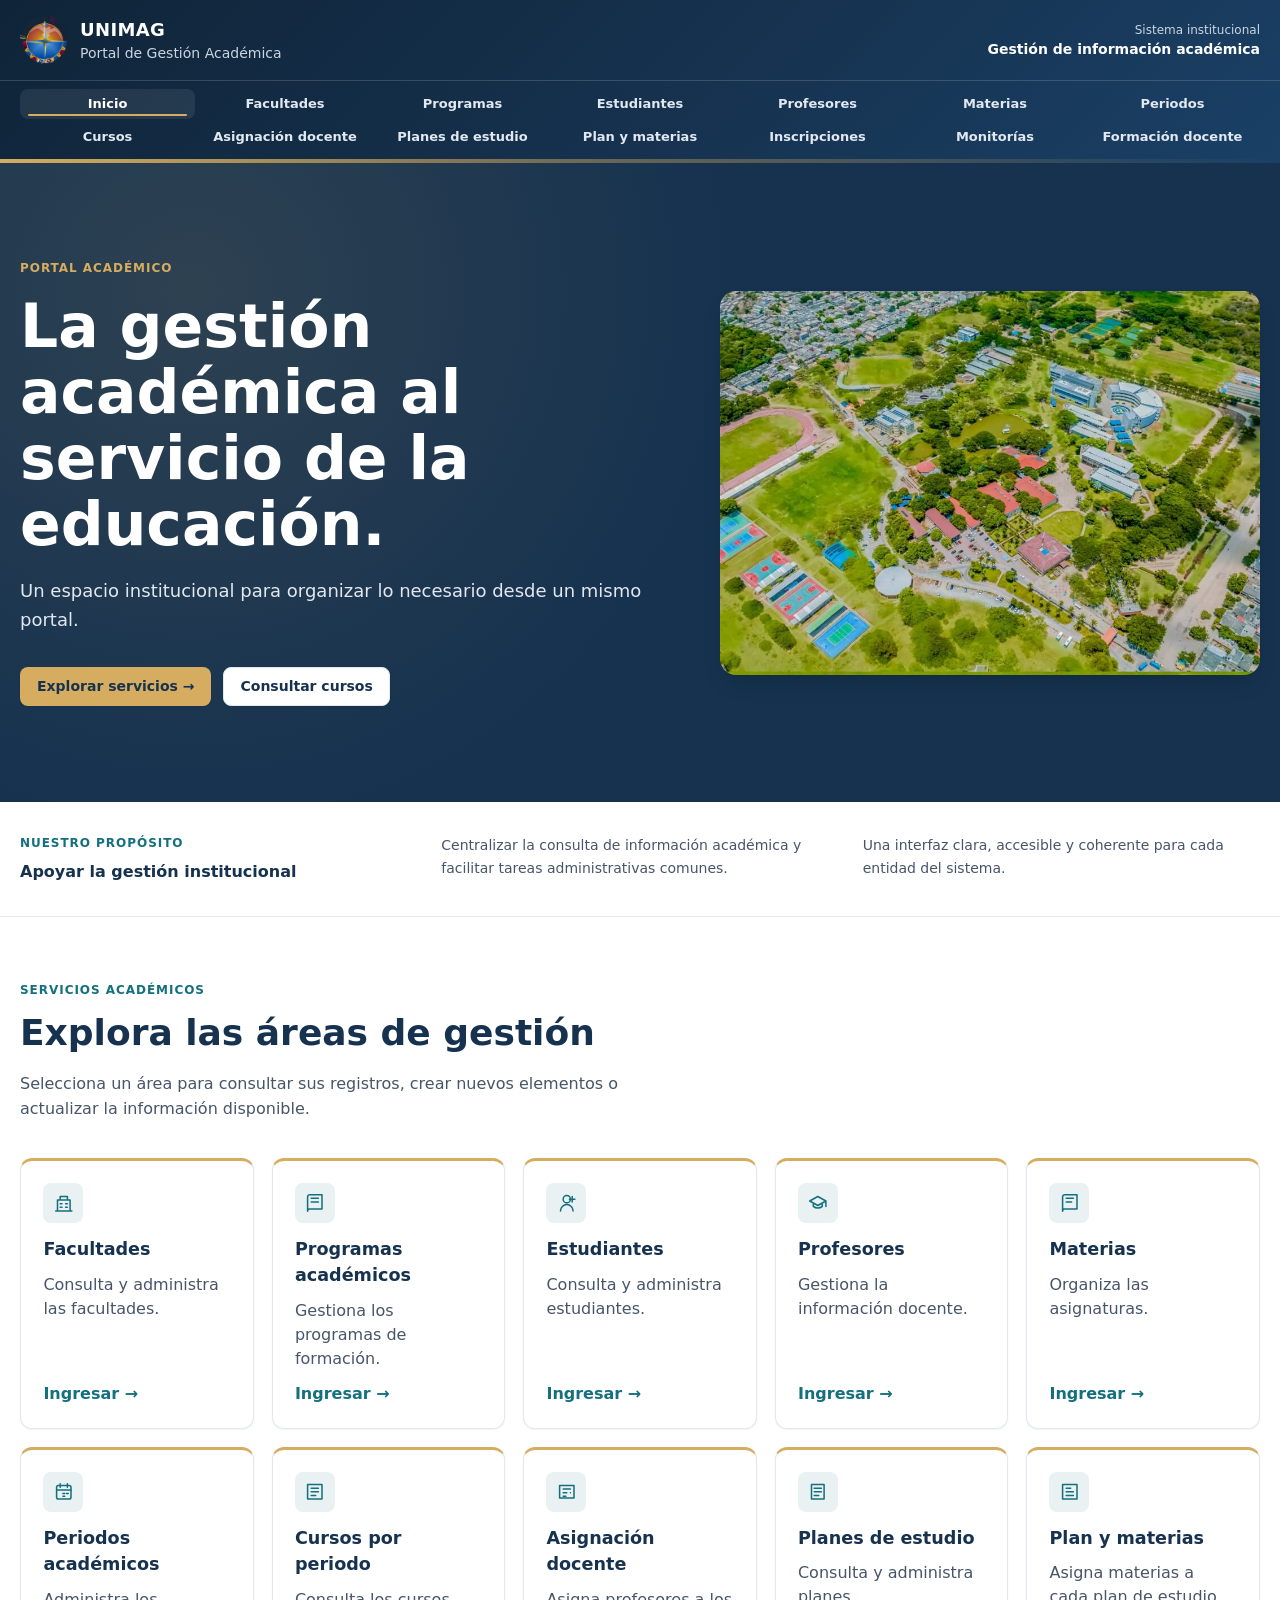
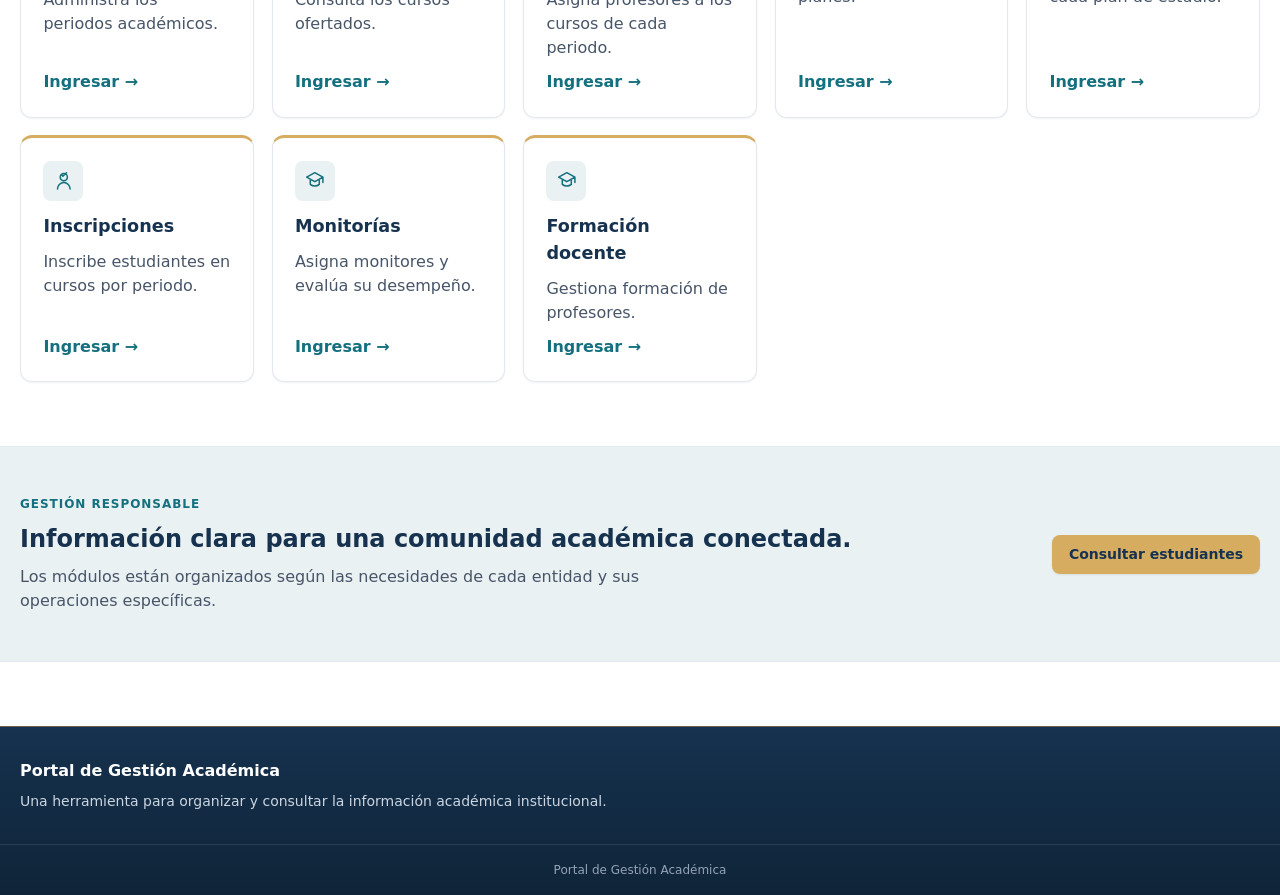
<file: web/index.html>
<!DOCTYPE html>
<html lang="es">
<head>
  <meta charset="UTF-8">
  <meta name="viewport" content="width=device-width, initial-scale=1.0">
  <meta name="description" content="Portal de gestión académica universitaria">
  <title>Inicio | Portal Académico</title>
  <link rel="icon" type="image/png" href="/assets/img/Escudo_unimag_sm.png">
  <link rel="stylesheet" href="assets/css/base.css">
  <link rel="stylesheet" href="assets/css/entidades.css">
  <link rel="stylesheet" href="assets/css/estructura.css">
  <link rel="stylesheet" href="assets/css/componentes.css">
  <link rel="stylesheet" href="assets/css/paginas/inicio.css">
  <link rel="stylesheet" href="assets/css/adaptacion-proyecto-java.css">
</head>
<body>
  <header class="cabecera">
    <div class="contenedor cabecera__contenido">
      <a class="marca" href="index.html">
        <img class="marca__escudo" src="assets/img/Escudo_unimag_sm.png" alt="Logo de la Universidad de Magdalena">
        <span>
          <span class="marca__nombre">UNIMAG</span>
          <span class="marca__lema">Portal de Gestión Académica</span>
        </span>
      </a>
      <div class="cabecera__institucional">
        <p class="cabecera__institucional-sistema">Sistema institucional</p>
        <p class="cabecera__institucional-titulo">Gestión de información académica</p>
      </div>
      <button id="boton-menu" type="button" class="boton-menu" aria-label="Abrir menú" aria-controls="navegacion-principal" aria-expanded="false">☰</button>
    </div>
    <nav id="navegacion-principal" class="contenedor navegacion">
        <div class="navegacion__fila">
          <a class="navegacion__enlace" href="index.html">Inicio</a>
          <a class="navegacion__enlace" href="facultad.html">Facultades</a>
          <a class="navegacion__enlace" href="programa.html">Programas</a>
          <a class="navegacion__enlace" href="estudiantes.html">Estudiantes</a>
          <a class="navegacion__enlace" href="profesor.html">Profesores</a>
          <a class="navegacion__enlace" href="materia.html">Materias</a>
          <a class="navegacion__enlace" href="periodoAcademico.html">Periodos</a>
        </div>
        <div class="navegacion__fila">
          <a class="navegacion__enlace" href="cursoPeriodo.html">Cursos</a>
          <a class="navegacion__enlace" href="cursoProfesor.html">Asignación docente</a>
          <a class="navegacion__enlace" href="planEstudio.html">Planes de estudio</a>
          <a class="navegacion__enlace" href="planMateria.html">Plan y materias</a>
          <a class="navegacion__enlace" href="inscripciones.html">Inscripciones</a>
          <a class="navegacion__enlace" href="monitorias.html">Monitorías</a>
          <a class="navegacion__enlace" href="formacionProfesor.html">Formación docente</a>
        </div>
      </nav>
    <div class="cabecera__filete"></div>
  </header>

  <main class="pagina">
    <section class="hero">
      <div class="contenedor hero__contenido">
        <div>
          <p class="hero__etiqueta">Portal académico</p>
          <h1 class="hero__titulo">La gestión académica al servicio de la educación.</h1>
          <p class="hero__texto">Un espacio institucional para organizar lo necesario desde un mismo portal.</p>
          <div class="hero__acciones">
            <a class="boton boton--dorado" href="#servicios">Explorar servicios →</a>
            <a class="boton boton--secundario" href="cursoPeriodo.html">Consultar cursos</a>
          </div>
        </div>
        <div>
          <img class="hero__imagen" src="assets/img/Campus_unimag_sm.png" alt="Edificio universitario y entorno académico">
        </div>
      </div>
    </section>

    <section class="proposito" id="institucion">
      <div class="contenedor proposito__contenido">
        <div>
          <p class="etiqueta-seccion">Nuestro propósito</p>
          <p class="proposito__titulo">Apoyar la gestión institucional</p>
        </div>
        <div class="proposito__texto">Centralizar la consulta de información académica y facilitar tareas administrativas comunes.</div>
        <div class="proposito__texto">Una interfaz clara, accesible y coherente para cada entidad del sistema.</div>
      </div>
    </section>

    <section class="contenedor servicios" id="servicios">
      <div class="servicios__encabezado">
        <p class="etiqueta-seccion">Servicios académicos</p>
        <h2 class="servicios__titulo">Explora las áreas de gestión</h2>
        <p class="servicios__texto">Selecciona un área para consultar sus registros, crear nuevos elementos o actualizar la información disponible.</p>
      </div>
      <div class="servicios__rejilla">
        <a class="servicio-card" href="facultad.html"><span class="servicio-card__icono" aria-hidden="true"><svg viewBox="0 0 24 24" focusable="false"><path d="M3 21h18M5 21V9h14v12M8 9V5h8v4M8 13h2m4 0h2m-8 4h2m4 0h2"/></svg></span><h3>Facultades</h3><p>Consulta y administra las facultades.</p><span>Ingresar →</span></a>
        <a class="servicio-card" href="programa.html"><span class="servicio-card__icono" aria-hidden="true"><svg viewBox="0 0 24 24" focusable="false"><path d="M4 5.5A2.5 2.5 0 0 1 6.5 3H20v16H6.5A2.5 2.5 0 0 0 4 21.5v-16ZM4 5.5v16M8 7h8m-8 4h8"/></svg></span><h3>Programas académicos</h3><p>Gestiona los programas de formación.</p><span>Ingresar →</span></a>
        <a class="servicio-card" href="estudiantes.html"><span class="servicio-card__icono" aria-hidden="true"><svg viewBox="0 0 24 24" focusable="false"><path d="M12 12a4 4 0 1 0 0-8 4 4 0 0 0 0 8Zm-7 9a7 7 0 0 1 14 0M18 5v6m3-3h-6"/></svg></span><h3>Estudiantes</h3><p>Consulta y administra estudiantes.</p><span>Ingresar →</span></a>
        <a class="servicio-card" href="profesor.html"><span class="servicio-card__icono" aria-hidden="true"><svg viewBox="0 0 24 24" focusable="false"><path d="m3 10 9-5 9 5-9 5-9-5Zm4 2.2V16c2.8 2.5 7.2 2.5 10 0v-3.8M21 10v6"/></svg></span><h3>Profesores</h3><p>Gestiona la información docente.</p><span>Ingresar →</span></a>
        <a class="servicio-card" href="materia.html"><span class="servicio-card__icono" aria-hidden="true"><svg viewBox="0 0 24 24" focusable="false"><path d="M4 5.5A2.5 2.5 0 0 1 6.5 3H20v16H6.5A2.5 2.5 0 0 0 4 21.5v-16ZM4 5.5v16M8 7h8m-8 4h6"/></svg></span><h3>Materias</h3><p>Organiza las asignaturas.</p><span>Ingresar →</span></a>
        <a class="servicio-card" href="periodoAcademico.html"><span class="servicio-card__icono" aria-hidden="true"><svg viewBox="0 0 24 24" focusable="false"><rect x="4" y="5" width="16" height="15" rx="2"/><path d="M8 3v4m8-4v4M4 10h16m-9 4h2m2 0h2m-6 3h2"/></svg></span><h3>Periodos académicos</h3><p>Administra los periodos académicos.</p><span>Ingresar →</span></a>
        <a class="servicio-card" href="cursoPeriodo.html"><span class="servicio-card__icono" aria-hidden="true"><svg viewBox="0 0 24 24" focusable="false"><path d="M4 4h16v16H4zM8 8h8M8 12h8M8 16h5"/></svg></span><h3>Cursos por periodo</h3><p>Consulta los cursos ofertados.</p><span>Ingresar →</span></a>
        <a class="servicio-card" href="cursoProfesor.html"><span class="servicio-card__icono" aria-hidden="true"><svg viewBox="0 0 24 24" focusable="false"><path d="M4 5h16v14H4zM8 9h8M8 13h4m4 0h0M8 17h3"/></svg></span><h3>Asignación docente</h3><p>Asigna profesores a los cursos de cada periodo.</p><span>Ingresar →</span></a>
        <a class="servicio-card" href="planEstudio.html"><span class="servicio-card__icono" aria-hidden="true"><svg viewBox="0 0 24 24" focusable="false"><path d="M5 4h14v16H5zM8 8h8M8 12h8M8 16h5"/></svg></span><h3>Planes de estudio</h3><p>Consulta y administra planes.</p><span>Ingresar →</span></a>
        <a class="servicio-card" href="planMateria.html"><span class="servicio-card__icono" aria-hidden="true"><svg viewBox="0 0 24 24" focusable="false"><path d="M4 4h16v16H4zM8 8h5m-5 4h8m-8 4h8"/></svg></span><h3>Plan y materias</h3><p>Asigna materias a cada plan de estudio.</p><span>Ingresar →</span></a>
        <a class="servicio-card" href="inscripciones.html"><span class="servicio-card__icono" aria-hidden="true"><svg viewBox="0 0 24 24" focusable="false"><path d="M12 12a4 4 0 1 0 0-8 4 4 0 0 0 0 8Zm-7 9a7 7 0 0 1 14 0M9 5l2 2 4-4"/></svg></span><h3>Inscripciones</h3><p>Inscribe estudiantes en cursos por periodo.</p><span>Ingresar →</span></a>
        <a class="servicio-card" href="monitorias.html"><span class="servicio-card__icono" aria-hidden="true"><svg viewBox="0 0 24 24" focusable="false"><path d="M12 3 3 8l9 5 9-5-9-5Zm-5 8v5c2.8 2.5 7.2 2.5 10 0v-5M21 8v6"/></svg></span><h3>Monitorías</h3><p>Asigna monitores y evalúa su desempeño.</p><span>Ingresar →</span></a>
        <a class="servicio-card" href="formacionProfesor.html"><span class="servicio-card__icono" aria-hidden="true"><svg viewBox="0 0 24 24" focusable="false"><path d="M12 3 3 8l9 5 9-5-9-5Zm-5 8v5c2.8 2.5 7.2 2.5 10 0v-5M21 8v6"/></svg></span><h3>Formación docente</h3><p>Gestiona formación de profesores.</p><span>Ingresar →</span></a>
      </div>
    </section>

    <section class="cierre">
      <div class="contenedor cierre__contenido">
        <div>
          <p class="etiqueta-seccion">Gestión responsable</p>
          <h2 class="cierre__titulo">Información clara para una comunidad académica conectada.</h2>
          <p class="cierre__texto">Los módulos están organizados según las necesidades de cada entidad y sus operaciones específicas.</p>
        </div>
        <a class="boton boton--dorado" href="estudiantes.html">Consultar estudiantes</a>
      </div>
    </section>
  </main>

  <footer class="pie">
    <div class="contenedor pie__contenido">
      <div>
        <p class="pie__titulo">Portal de Gestión Académica</p>
        <p class="pie__texto">Una herramienta para organizar y consultar la información académica institucional.</p>
      </div>
    </div>
    <div class="pie__creditos">Portal de Gestión Académica</div>
  </footer>

  <script src="assets/js/comun.js" defer></script>
</body>
</html>
</file>
<file: web/assets/css/base.css>
/* ============================================================
   base.css — tokens, reset y utilidades del Portal Académico.
   Se carga en todas las páginas, siempre antes que los demás.
   ============================================================ */

:root {
  /* Paleta institucional */
  --marino: #16324f;
  --marino-oscuro: #0f2438;
  --marino-claro: #14707f;
  --dorado: #d6ad60;
  --fondo-suave: #eaf1f2;

  /* Texto y superficies */
  --texto: #1e293b;
  --texto-medio: #475569;
  --texto-tenue: #64748b;
  --borde: #e2e8f0;
  --superficie: #ffffff;
  --fondo-alterno: #f8fafc;

  /* Forma */
  --radio: 8px;
  --radio-lg: 12px;
  --sombra: 0 1px 2px rgba(0, 0, 0, 0.05);
  --sombra-alta: 0 12px 24px -8px rgba(0, 0, 0, 0.18);

  /* Medidas */
  --contenedor: 1280px;
  --transicion: 160ms ease;
  --fuente: "Segoe UI", system-ui, -apple-system, "Helvetica Neue", Arial, sans-serif;
}

/* ---------- Reset mínimo ---------- */

*,
*::before,
*::after {
  box-sizing: border-box;
}

html {
  scroll-behavior: smooth;
}

body {
  margin: 0;
  min-height: 100vh;
  display: flex;
  flex-direction: column;
  background: var(--superficie);
  color: var(--texto);
  font-family: var(--fuente);
  font-size: 16px;
  line-height: 1.5;
  -webkit-font-smoothing: antialiased;
}

h1,
h2,
h3,
p {
  margin: 0;
}

img {
  display: block;
  max-width: 100%;
}

a {
  color: inherit;
  text-decoration: none;
}

button,
input,
select,
textarea {
  font: inherit;
  color: inherit;
}

ul {
  margin: 0;
  padding: 0;
}

/* ---------- Utilidades ---------- */

/* Área que crece para empujar el pie al fondo de la ventana. */
.pagina {
  flex: 1;
}

.contenedor {
  width: 100%;
  max-width: var(--contenedor);
  margin-inline: auto;
  padding-inline: 1.25rem;
}

/* Se usa desde JavaScript para mostrar u ocultar bloques. */
.oculto {
  display: none;
}

/* ---------- Accesibilidad ---------- */

:focus-visible {
  outline: 2px solid var(--marino-claro);
  outline-offset: 2px;
}

@media (prefers-reduced-motion: reduce) {
  html {
    scroll-behavior: auto;
  }

  *,
  *::before,
  *::after {
    transition-duration: 0.01ms !important;
    animation-duration: 0.01ms !important;
  }
}
</file>
<file: web/assets/css/entidades.css>
/* ============================================================
   entidades.css — acento visual de cada entidad académica.

   Cada entidad define tres variables y los componentes las usan
   (botón primario, icono, enlaces, foco de los campos):

     --acento         color principal
     --acento-fuerte  color para hover
     --acento-suave   fondo del icono

   El acento se activa con el atributo data-entity, que el <body>
   ya trae en las páginas de módulo y que la rejilla de inicio
   coloca en cada tarjeta de servicio.
   ============================================================ */

/* Acento por defecto cuando la página no es de una entidad. */
:root {
  --acento: var(--marino-claro);
  --acento-fuerte: var(--marino);
  --acento-suave: var(--fondo-suave);
}

[data-entity="cursoPeriodo"] {
  --acento: #0f766e;
  --acento-fuerte: #115e59;
  --acento-suave: #f0fdfa;
}

[data-entity="estudiante"] {
  --acento: #2563eb;
  --acento-fuerte: #1d4ed8;
  --acento-suave: #eff6ff;
}

[data-entity="facultad"] {
  --acento: #7c3aed;
  --acento-fuerte: #6d28d9;
  --acento-suave: #f5f3ff;
}

[data-entity="formacionProfesor"] {
  --acento: #b45309;
  --acento-fuerte: #92400e;
  --acento-suave: #fffbeb;
}

[data-entity="materia"] {
  --acento: #0e7490;
  --acento-fuerte: #155e75;
  --acento-suave: #ecfeff;
}

[data-entity="periodoAcademico"] {
  --acento: #4338ca;
  --acento-fuerte: #3730a3;
  --acento-suave: #eef2ff;
}

[data-entity="planEstudio"] {
  --acento: #15803d;
  --acento-fuerte: #166534;
  --acento-suave: #f0fdf4;
}

[data-entity="profesor"] {
  --acento: #be185d;
  --acento-fuerte: #9d174d;
  --acento-suave: #fdf2f8;
}

[data-entity="programa"] {
  --acento: #c2410c;
  --acento-fuerte: #9a3412;
  --acento-suave: #fff7ed;
}
</file>
<file: web/assets/css/estructura.css>
/* ============================================================
   estructura.css — cascarón de todas las páginas:
   cabecera, marca, navegación, desplegables y pie.
   ============================================================ */

/* ---------- Cabecera ---------- */

.cabecera {
  background: linear-gradient(135deg, var(--marino-oscuro) 0%, var(--marino) 55%, #1a4066 100%);
  color: #ffffff;
}

.cabecera__contenido {
  display: flex;
  align-items: center;
  justify-content: space-between;
  gap: 1rem;
  padding-block: 1rem;
}

.marca {
  display: flex;
  align-items: center;
  gap: 0.75rem;
}

.marca__escudo {
  width: 3rem;
  height: 3rem;
  border-radius: var(--radio);
  object-fit: cover;
}

.marca__nombre {
  display: block;
  font-size: 1rem;
  font-weight: 800;
  letter-spacing: 0.02em;
}

.marca__lema {
  display: block;
  font-size: 0.75rem;
  color: #cbd5e1;
}

@media (min-width: 640px) {
  .marca__nombre {
    font-size: 1.125rem;
  }

  .marca__lema {
    font-size: 0.875rem;
  }
}

.cabecera__institucional {
  display: none;
  text-align: right;
}

.cabecera__institucional-sistema {
  font-size: 0.75rem;
  color: #cbd5e1;
}

.cabecera__institucional-titulo {
  font-size: 0.875rem;
  font-weight: 600;
}

.boton-menu {
  display: inline-flex;
  align-items: center;
  padding: 0.5rem 0.75rem;
  border: 1px solid rgba(255, 255, 255, 0.3);
  border-radius: var(--radio);
  background: transparent;
  color: #ffffff;
  cursor: pointer;
  transition: background-color var(--transicion);
}

.boton-menu:hover {
  background: rgba(255, 255, 255, 0.1);
}

.boton-menu:active {
  background: rgba(255, 255, 255, 0.2);
  transform: scale(0.97);
}

@media (min-width: 768px) {
  .cabecera__institucional {
    display: block;
  }

  .boton-menu {
    display: none;
  }
}

/* ---------- Navegación ---------- */

.navegacion {
  display: none;
  flex-direction: column;
  gap: 0.25rem;
  border-top: 1px solid rgba(255, 255, 255, 0.15);
  padding-block: 0.5rem;
  /* La barra vive dentro de .cabecera: no necesita fondo ni sombra propios. */
  position: static;
  background: transparent;
  box-shadow: none;
}

/* La agrega JavaScript al pulsar el botón de menú en móvil. */
.navegacion--abierta {
  display: flex;
}

/*
 * En móvil las dos filas se disuelven: los enlaces siguen apilados en una sola
 * columna, como antes de dividir la barra.
 */
.navegacion__fila {
  display: contents;
}

.navegacion__enlace {
  position: relative;
  border-radius: var(--radio);
  padding: 0.55rem 0.75rem;
  font-size: 0.875rem;
  font-weight: 600;
  white-space: nowrap;
  color: #e2e8f0;
  transition: background-color var(--transicion), color var(--transicion);
}

/* Subrayado dorado: indica la página actual y acompaña el hover. */
.navegacion__enlace::after {
  content: "";
  position: absolute;
  right: 0.75rem;
  bottom: 0.2rem;
  left: 0.75rem;
  height: 2px;
  border-radius: 999px;
  background: var(--dorado);
  transform: scaleX(0);
  transform-origin: left center;
  transition: transform var(--transicion);
}

.navegacion__enlace:hover {
  background: rgba(255, 255, 255, 0.1);
  color: #ffffff;
}

.navegacion__enlace:active {
  background: rgba(255, 255, 255, 0.18);
}

.navegacion__enlace:hover::after,
.navegacion__enlace:focus-visible::after,
.navegacion__enlace[aria-current="page"]::after {
  transform: scaleX(1);
}

.navegacion__enlace[aria-current="page"] {
  background: rgba(255, 255, 255, 0.08);
  color: #ffffff;
}

@media (min-width: 768px) {
  /*
   * Dos filas apiladas de la misma altura (si un nombre largo se parte en dos
   * líneas, la otra fila crece igual); cada enlace ocupa la misma fracción del ancho.
   */
  .navegacion {
    display: grid;
    grid-auto-rows: 1fr;
    gap: 0.15rem;
  }

  .navegacion__fila {
    display: flex;
    flex-direction: row;
    gap: 0.15rem;
  }

  .navegacion__enlace {
    display: flex;
    flex: 1 1 0;
    align-items: center;
    justify-content: center;
    min-width: 0;
    padding: 0.45rem 0.5rem;
    font-size: 0.8125rem;
    line-height: 1.2;
    text-align: center;
    /* Los nombres largos pueden partirse en dos líneas en pantallas medianas. */
    white-space: normal;
  }

  .navegacion__enlace::after {
    right: 0.5rem;
    left: 0.5rem;
  }
}

/* Filete dorado bajo la cabecera. */
.cabecera__filete {
  height: 4px;
  background: linear-gradient(to right, var(--dorado), rgba(214, 173, 96, 0.4), transparent);
}

/* ---------- Desplegables de la navegación ---------- */

.desplegable {
  position: relative;
}

.desplegable__disparador {
  border: 0;
  background: transparent;
  border-radius: var(--radio);
  padding: 0.5rem 0.75rem;
  font-size: 0.875rem;
  font-weight: 600;
  color: #e2e8f0;
  cursor: pointer;
  transition: background-color var(--transicion), color var(--transicion);
}

.desplegable__disparador:hover {
  background: rgba(255, 255, 255, 0.1);
  color: #ffffff;
}

.desplegable__panel {
  position: absolute;
  left: 0;
  top: 100%;
  z-index: 20;
  margin-top: 0.25rem;
  width: 18rem;
  border: 1px solid var(--borde);
  border-radius: var(--radio-lg);
  background: var(--superficie);
  padding: 0.75rem;
  color: var(--texto);
  box-shadow: 0 25px 50px -12px rgba(0, 0, 0, 0.35);
}

.desplegable__titulo {
  padding: 0.25rem 0.5rem;
  font-size: 0.75rem;
  font-weight: 700;
  text-transform: uppercase;
  letter-spacing: 0.04em;
  color: var(--texto-tenue);
}

.desplegable__opciones {
  display: flex;
  flex-direction: column;
  max-height: 18rem;
  overflow-y: auto;
}

.desplegable__mensaje {
  padding: 0.25rem 0.5rem;
  font-size: 0.875rem;
  color: var(--texto-tenue);
}

.desplegable__opcion {
  display: flex;
  align-items: center;
  justify-content: space-between;
  gap: 0.5rem;
  border-radius: var(--radio);
  padding: 0.5rem;
  font-size: 0.875rem;
  color: var(--texto-medio);
  transition: background-color var(--transicion);
}

.desplegable__opcion:hover {
  background: var(--fondo-suave);
}

.desplegable__opcion-nombre {
  min-width: 0;
}

.desplegable__opcion-nota {
  flex-shrink: 0;
  white-space: nowrap;
  font-size: 0.75rem;
  font-weight: 600;
  color: var(--marino-claro);
}

.desplegable__grupo {
  margin-top: 0.5rem;
}

.desplegable__grupo:first-child {
  margin-top: 0;
}

.desplegable__grupo-titulo {
  padding: 0 0.5rem 0.25rem;
  font-size: 11px;
  font-weight: 700;
  text-transform: uppercase;
  letter-spacing: 0.04em;
  color: #94a3b8;
}

.desplegable__grupo-item {
  border-radius: var(--radio);
  padding: 0.375rem 0.5rem;
  font-size: 0.875rem;
  color: var(--texto-medio);
}

.desplegable__pie {
  display: flex;
  flex-direction: column;
  gap: 0.25rem;
  margin-top: 0.5rem;
  border-top: 1px solid #f1f5f9;
  padding-top: 0.5rem;
}

.desplegable__pie-enlace {
  font-size: 0.875rem;
  font-weight: 600;
  color: var(--texto-medio);
}

.desplegable__pie-enlace:hover {
  text-decoration: underline;
}

.desplegable__pie-enlace--destacado {
  font-weight: 700;
  color: var(--marino-claro);
}

/* ---------- Pie ---------- */

.pie {
  margin-top: 4rem;
  border-top: 1px solid rgba(214, 173, 96, 0.45);
  background: linear-gradient(180deg, var(--marino) 0%, var(--marino-oscuro) 100%);
  color: #cbd5e1;
}

.pie__contenido {
  display: grid;
  gap: 1.25rem;
  padding-block: 2rem;
}

.pie__titulo {
  font-weight: 700;
  color: #ffffff;
}

.pie__texto {
  margin-top: 0.5rem;
  font-size: 0.875rem;
}

.pie__lateral {
  font-size: 0.875rem;
}

.pie__creditos {
  border-top: 1px solid rgba(255, 255, 255, 0.1);
  padding: 1rem 1.25rem;
  text-align: center;
  font-size: 0.75rem;
  color: #94a3b8;
}

@media (min-width: 640px) {
  .pie__contenido {
    grid-template-columns: 1fr 1fr;
  }

  .pie__lateral {
    text-align: right;
  }
}
</file>
<file: web/assets/css/componentes.css>
/* ============================================================
   componentes.css — piezas reutilizadas en todas las vistas:
   migas, cabecera de página, botones, tarjetas, tablas,
   insignias, alertas y avisos flotantes.
   ============================================================ */

/* ---------- Migas de pan ---------- */

.miga {
  margin-bottom: 1.25rem;
  font-size: 0.875rem;
  color: var(--texto-tenue);
}

.miga__enlace {
  transition: color var(--transicion);
}

.miga__enlace:hover {
  color: var(--marino-claro);
}

.miga__separador {
  margin-inline: 0.5rem;
}

.miga__actual {
  font-weight: 600;
  color: var(--marino);
}

/* ---------- Cabecera de la página ---------- */

.contenido-pagina {
  padding-block: 2.25rem;
}

.cabecera-pagina {
  display: flex;
  flex-direction: column;
  gap: 1.25rem;
  border-bottom: 1px solid var(--borde);
  padding-bottom: 1.5rem;
}

.etiqueta-seccion {
  font-size: 0.75rem;
  font-weight: 700;
  text-transform: uppercase;
  letter-spacing: 0.08em;
  color: var(--marino-claro);
}

.titulo-pagina {
  margin-top: 0.5rem;
  font-size: 1.875rem;
  font-weight: 800;
  line-height: 1.15;
  color: var(--marino);
}

.descripcion-pagina {
  margin-top: 0.75rem;
  max-width: 42rem;
  color: var(--texto-medio);
}

.acciones-pagina {
  display: flex;
  flex-wrap: wrap;
  gap: 0.5rem;
}

.vista {
  margin-top: 1.75rem;
}

@media (min-width: 768px) {
  .cabecera-pagina {
    flex-direction: row;
    align-items: flex-end;
    justify-content: space-between;
  }

  .titulo-pagina {
    font-size: 2.25rem;
  }
}

/* ---------- Botones ---------- */

.boton {
  display: inline-flex;
  align-items: center;
  justify-content: center;
  gap: 0.5rem;
  border: 1px solid transparent;
  border-radius: var(--radio);
  padding: 0.625rem 1rem;
  font-size: 0.875rem;
  font-weight: 700;
  line-height: 1.25;
  cursor: pointer;
  box-shadow: 0 1px 2px rgba(15, 36, 56, 0.08);
  transition: background-color var(--transicion), border-color var(--transicion),
    color var(--transicion), box-shadow var(--transicion), transform var(--transicion);
}

.boton:hover:not(:disabled) {
  transform: translateY(-1px);
  box-shadow: 0 6px 14px -8px rgba(15, 36, 56, 0.55);
}

/* Retroalimentación al presionar: el botón "cede" y pierde la elevación. */
.boton:active:not(:disabled) {
  transform: translateY(1px) scale(0.99);
  box-shadow: none;
}

.boton:focus-visible {
  outline: 2px solid var(--marino-claro);
  outline-offset: 2px;
}

.boton:disabled {
  opacity: 0.6;
  cursor: not-allowed;
  transform: none;
  box-shadow: none;
}

.boton--primario {
  background: var(--acento);
  color: #ffffff;
}

.boton--primario:hover:not(:disabled) {
  background: var(--acento-fuerte);
}

.boton--secundario {
  border-color: var(--borde);
  background: var(--superficie);
  color: var(--marino);
}

.boton--secundario:hover:not(:disabled) {
  background: var(--fondo-alterno);
}

.boton--peligro {
  background: #be123c;
  color: #ffffff;
}

.boton--peligro:hover:not(:disabled) {
  background: #9f1239;
}

.boton--dorado {
  background: var(--dorado);
  color: var(--marino);
}

.boton--dorado:hover {
  background: #c9a052;
}

/* ---------- Botón en estado de carga ---------- */

/* comun.js marca con aria-busy el botón que disparó una petición. */
.btn[aria-busy="true"],
.boton[aria-busy="true"] {
  cursor: progress;
  opacity: 0.85;
}

.btn[aria-busy="true"]::before,
.boton[aria-busy="true"]::before {
  content: "";
  flex-shrink: 0;
  width: 0.85em;
  height: 0.85em;
  border: 2px solid currentColor;
  border-right-color: transparent;
  border-radius: 50%;
  animation: giro-carga 600ms linear infinite;
}

@keyframes giro-carga {
  to {
    transform: rotate(360deg);
  }
}

/* ---------- Tarjetas ---------- */

.tarjeta {
  border: 1px solid var(--borde);
  border-radius: var(--radio-lg);
  background: var(--superficie);
  box-shadow: var(--sombra);
}

.tarjeta__cabecera {
  display: flex;
  align-items: flex-start;
  gap: 0.75rem;
  margin-bottom: 1.5rem;
}

.tarjeta__icono {
  display: flex;
  align-items: center;
  justify-content: center;
  flex-shrink: 0;
  width: 2.75rem;
  height: 2.75rem;
  border-radius: var(--radio-lg);
  background: var(--acento-suave);
  color: var(--acento);
  font-size: 1.125rem;
}

.tarjeta__titulo {
  font-size: 1.125rem;
  font-weight: 700;
  color: var(--marino);
}

.tarjeta__ayuda {
  margin-top: 0.25rem;
  font-size: 0.875rem;
  color: var(--texto-tenue);
}

/* ---------- Tablas ---------- */

.tabla-envoltura {
  overflow-x: auto;
}

.tabla {
  width: 100%;
  border-collapse: collapse;
  font-size: 0.875rem;
}

.tabla thead {
  background: var(--fondo-alterno);
  font-size: 0.75rem;
  font-weight: 700;
  text-transform: uppercase;
  letter-spacing: 0.04em;
  color: var(--texto-tenue);
}

.tabla th,
.tabla td {
  padding: 0.75rem 1.25rem;
  text-align: left;
  white-space: nowrap;
}

.tabla th:last-child,
.tabla td:last-child {
  text-align: right;
}

.tabla tbody tr {
  transition: background-color var(--transicion);
}

.tabla tbody tr:hover {
  background: var(--fondo-alterno);
}

.tabla tbody tr + tr {
  border-top: 1px solid #f1f5f9;
}

.tabla__celda {
  color: var(--texto-medio);
}

/* ---------- Insignias de estado ---------- */

.insignia {
  display: inline-flex;
  align-items: center;
  border-radius: 999px;
  padding: 0.125rem 0.625rem;
  font-size: 0.75rem;
  font-weight: 700;
}

.insignia--activo {
  background: #d1fae5;
  color: #065f46;
}

.insignia--inactivo {
  background: #e0e7ff;
  color: #3730a3;
}

.insignia--neutro {
  background: #f1f5f9;
  color: #334155;
}

/* ---------- Alertas y estados ---------- */

.alerta {
  border: 1px solid var(--borde);
  border-radius: var(--radio-lg);
  background: var(--superficie);
  padding: 1.5rem;
  box-shadow: var(--sombra);
}

.alerta__titulo {
  font-size: 1.125rem;
  font-weight: 700;
}

.alerta__texto {
  margin-top: 0.5rem;
  font-size: 0.875rem;
}

.alerta__boton {
  margin-top: 1rem;
}

.alerta--conexion {
  color: var(--texto-medio);
}

.alerta--error {
  border-color: #fecdd3;
  background: #fff1f2;
  color: #9f1239;
}

.cargando {
  padding: 1.5rem;
  color: var(--texto-medio);
}

/* ---------- Estado vacío ---------- */

.vacio {
  padding: 2.5rem 1.5rem;
  text-align: center;
}

.vacio__icono {
  margin-bottom: 0.75rem;
  font-size: 1.5rem;
}

.vacio__titulo {
  font-weight: 700;
  color: var(--marino);
}

.vacio__texto {
  margin-top: 0.25rem;
  font-size: 0.875rem;
  color: var(--texto-tenue);
}

/* ---------- Enlace de texto ---------- */

.enlace-texto {
  font-weight: 600;
  color: var(--marino-claro);
}

.enlace-texto:hover {
  text-decoration: underline;
}

/* ---------- Aviso flotante (toast) ---------- */

.toast {
  position: fixed;
  bottom: 1.5rem;
  left: 50%;
  z-index: 50;
  max-width: 90vw;
  transform: translateX(-50%);
  border-radius: var(--radio);
  background: var(--marino);
  padding: 0.75rem 1.25rem;
  font-size: 0.875rem;
  font-weight: 600;
  color: #ffffff;
  box-shadow: var(--sombra-alta);
  animation: toast-entrada 180ms ease-out;
}

@keyframes toast-entrada {
  from {
    opacity: 0;
    transform: translate(-50%, 0.5rem);
  }

  to {
    opacity: 1;
    transform: translate(-50%, 0);
  }
}
</file>
<file: web/assets/css/paginas/inicio.css>
/* ============================================================
   paginas/inicio.css — estilos exclusivos de index.html.
   ============================================================ */

/* ---------- Portada ---------- */

.hero {
  position: relative;
  overflow: hidden;
  background: var(--marino);
  color: #ffffff;
}

/* Halo dorado suave sobre el fondo marino. */
.hero::before {
  content: "";
  position: absolute;
  inset: 0;
  background: radial-gradient(circle at 15% 20%, rgba(214, 173, 96, 0.12), transparent 45%);
  pointer-events: none;
}

.hero__contenido {
  position: relative;
  display: grid;
  align-items: center;
  gap: 2.5rem;
  padding-block: 4rem;
}

.hero__etiqueta {
  font-size: 0.75rem;
  font-weight: 700;
  text-transform: uppercase;
  letter-spacing: 0.08em;
  color: var(--dorado);
}

.hero__titulo {
  margin-top: 1rem;
  font-size: 2.25rem;
  font-weight: 800;
  line-height: 1.1;
}

.hero__texto {
  margin-top: 1.25rem;
  max-width: 42rem;
  font-size: 1.125rem;
  line-height: 1.6;
  color: #e2e8f0;
}

.hero__acciones {
  display: flex;
  flex-wrap: wrap;
  gap: 0.75rem;
  margin-top: 2rem;
}

.hero__imagen {
  width: 100%;
  height: 18rem;
  border-radius: 1rem;
  object-fit: cover;
  box-shadow: var(--sombra-alta);
}

@media (min-width: 768px) {
  .hero__contenido {
    grid-template-columns: 1.1fr 0.9fr;
    gap: 2.5rem;
    padding-block: 6rem;
  }

  .hero__titulo {
    font-size: 3rem;
  }

  .hero__imagen {
    height: 24rem;
  }
}

@media (min-width: 1024px) {
  .hero__titulo {
    font-size: 3.75rem;
  }
}

/* ---------- Franja de propósito ---------- */

.proposito {
  border-bottom: 1px solid var(--borde);
  background: var(--superficie);
}

.proposito__contenido {
  display: grid;
  gap: 1.5rem;
  padding-block: 2rem;
}

.proposito__titulo {
  margin-top: 0.5rem;
  font-weight: 700;
  color: var(--marino);
}

.proposito__texto {
  font-size: 0.875rem;
  line-height: 1.6;
  color: var(--texto-medio);
}

@media (min-width: 640px) {
  .proposito__contenido {
    grid-template-columns: repeat(3, 1fr);
  }
}

/* ---------- Servicios ---------- */

.servicios {
  padding-block: 4rem;
}

.servicios__encabezado {
  max-width: 42rem;
}

.servicios__titulo {
  margin-top: 0.75rem;
  font-size: 1.875rem;
  font-weight: 800;
  line-height: 1.2;
  color: var(--marino);
}

.servicios__texto {
  margin-top: 1rem;
  line-height: 1.6;
  color: var(--texto-medio);
}

.servicios__rejilla {
  display: grid;
  grid-template-columns: 1fr;
  gap: 1.25rem;
  margin-top: 2.25rem;
}

@media (min-width: 640px) {
  .servicios__rejilla {
    grid-template-columns: repeat(2, 1fr);
  }
}

@media (min-width: 768px) {
  .servicios__titulo {
    font-size: 2.25rem;
  }
}

@media (min-width: 1024px) {
  .servicios__rejilla {
    grid-template-columns: repeat(3, 1fr);
  }
}

/* ---------- Tarjeta de servicio ---------- */

.servicio {
  display: block;
  border: 1px solid var(--borde);
  border-radius: var(--radio-lg);
  background: var(--superficie);
  padding: 1.5rem;
  box-shadow: var(--sombra);
  transition: transform var(--transicion), box-shadow var(--transicion);
}

.servicio:hover {
  transform: translateY(-2px);
  box-shadow: var(--sombra-alta);
}

.servicio__cabecera {
  display: flex;
  align-items: flex-start;
  justify-content: space-between;
}

.servicio__icono {
  display: flex;
  align-items: center;
  justify-content: center;
  width: 2.75rem;
  height: 2.75rem;
  border-radius: var(--radio-lg);
  background: var(--acento-suave);
  color: var(--acento);
  font-size: 1.125rem;
}

.servicio__flecha {
  color: #94a3b8;
  transition: color var(--transicion);
}

.servicio:hover .servicio__flecha {
  color: var(--marino-claro);
}

.servicio__titulo {
  margin-top: 1.25rem;
  font-size: 1.125rem;
  font-weight: 700;
  color: var(--marino);
}

.servicio__texto {
  margin-top: 0.5rem;
  font-size: 0.875rem;
  line-height: 1.6;
  color: var(--texto-medio);
}

.servicio__enlace {
  display: inline-flex;
  margin-top: 1.25rem;
  font-size: 0.875rem;
  font-weight: 700;
  color: var(--acento);
}

/* ---------- Cierre ---------- */

.cierre {
  border-block: 1px solid var(--borde);
  background: var(--fondo-suave);
}

.cierre__contenido {
  display: grid;
  align-items: center;
  gap: 1.5rem;
  padding-block: 3rem;
}

.cierre__titulo {
  margin-top: 0.5rem;
  font-size: 1.5rem;
  font-weight: 700;
  color: var(--marino);
}

.cierre__texto {
  margin-top: 0.5rem;
  max-width: 42rem;
  color: var(--texto-medio);
}

@media (min-width: 768px) {
  .cierre__contenido {
    grid-template-columns: 1fr auto;
  }
}
</file>
<file: web/assets/css/adaptacion-proyecto-java.css>
/* Adaptación de componentes de las páginas Java a la identidad visual original. */
.servicios__rejilla { display:grid; grid-template-columns:repeat(auto-fit,minmax(230px,1fr)); gap:1.1rem; }
.servicio-card { display:flex; flex-direction:column; align-items:flex-start; gap:.65rem; padding:1.4rem; background:#fff; border:1px solid var(--borde); border-top:3px solid var(--dorado); border-radius:var(--radio-lg); box-shadow:var(--sombra); transition:transform var(--transicion),box-shadow var(--transicion); }
.servicio-card:hover { transform:translateY(-3px); box-shadow:var(--sombra-alta); }
.servicio-card__icono { display:grid; place-items:center; width:2.5rem; height:2.5rem; border-radius:var(--radio); background:var(--fondo-suave); color:var(--marino-claro); }
.servicio-card__icono svg { width:1.35rem; height:1.35rem; fill:none; stroke:currentColor; stroke-linecap:round; stroke-linejoin:round; stroke-width:1.7; }
.servicio-card h3 { color:var(--marino); font-size:1.1rem; } .servicio-card p { color:var(--texto-medio); }
.servicio-card > .servicio-card__icono { margin-bottom:.15rem; }
.servicio-card > span:last-child { margin-top:auto; color:var(--marino-claro); font-weight:700; }
@media(max-width:767px){ .navegacion { display:none; flex-direction:column; align-items:stretch; padding-bottom:1rem; } .navegacion--abierta { display:flex !important; } }
</file>
